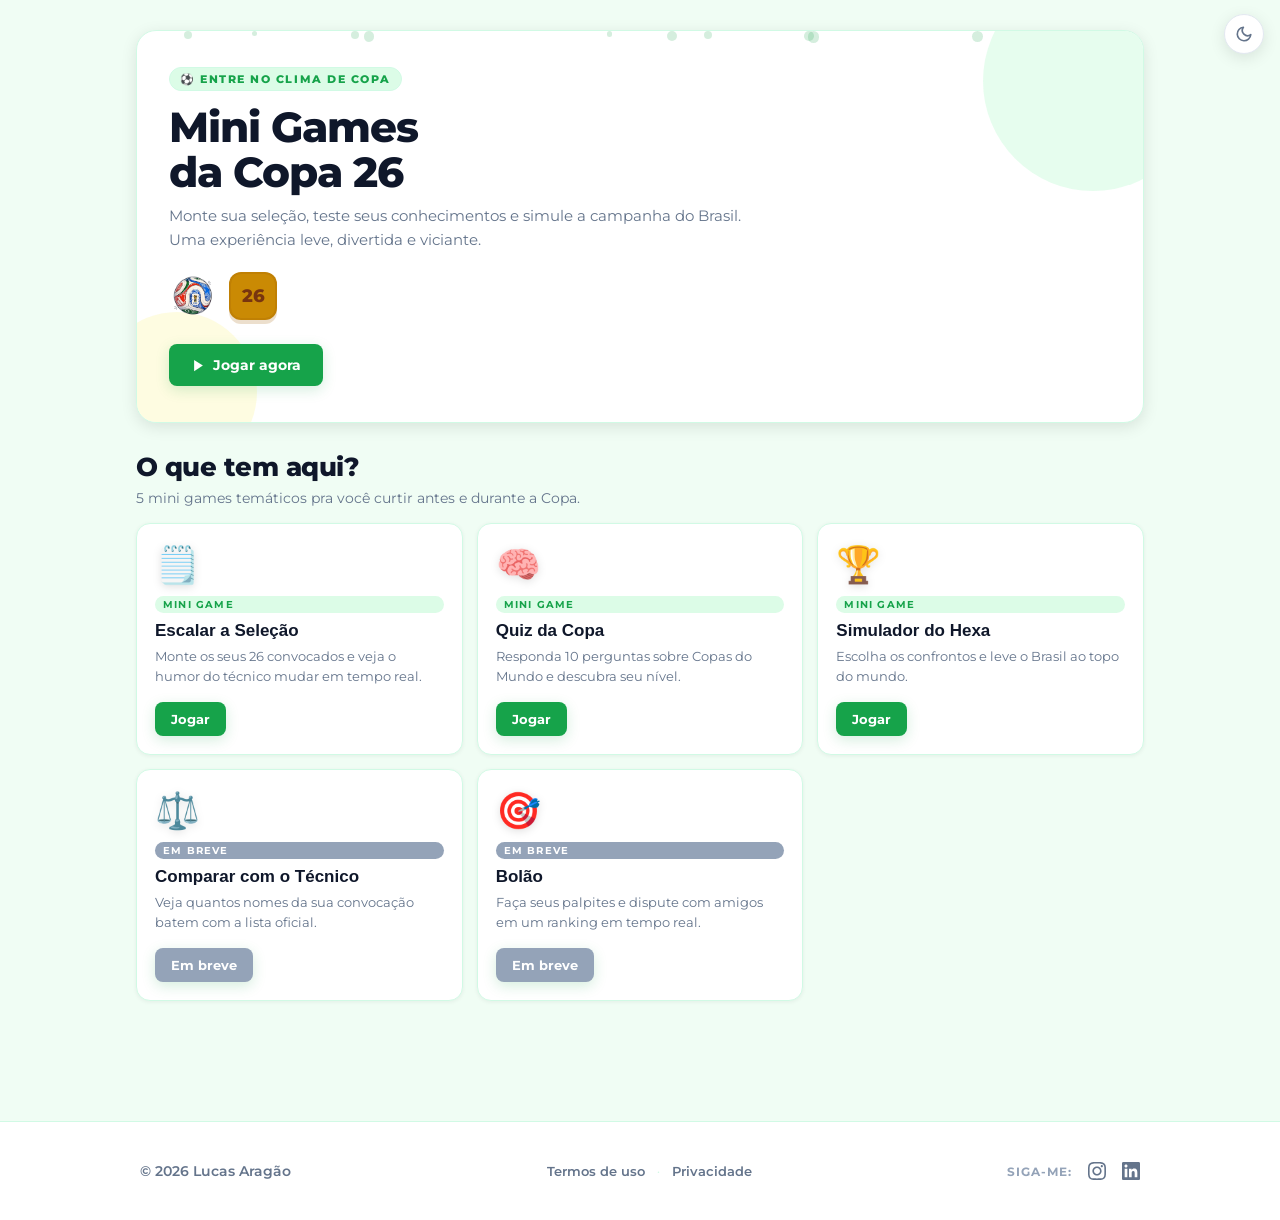
<file: index.html>
<!DOCTYPE html>
<html lang="pt-BR">

<head>
  <meta charset="UTF-8" />
  <meta name="viewport" content="width=device-width, initial-scale=1.0" />
  <title>Games da Copa</title>
  <meta name="description" content="Monte sua convocação, faça o quiz e simule a campanha do Brasil na Copa 2026." />
  <link rel="preconnect" href="https://fonts.googleapis.com">
  <link rel="preconnect" href="https://fonts.gstatic.com" crossorigin>
  <link rel="stylesheet" href="home.css" />
  <script src="theme.js"></script>
  <style>
    /* Reset styles for the image-based ball */
    #eggBall {
      background: none !important;
      border: none !important;
      box-shadow: none !important; /* PNG usually has its own shadow or we don't want the CSS one */
      object-fit: contain;
    }
    #eggBall:hover {
      transform: scale(1.1) rotate(15deg);
    }
  </style>
</head>

<body>

  <!-- Theme Toggle -->
  <button id="themeToggle" onclick="toggleTheme()" aria-label="Modo escuro"></button>

  <!-- Easter Egg Modal -->
  <div class="egg-overlay" id="eggOverlay" onclick="closeEgg(event)">
    <div class="egg-modal" id="eggModal">
      <div class="egg-confetti" id="eggConfetti"></div>
      <span class="egg-emoji">🤫</span>
      <h2>Você descobriu o segredo!</h2>
      <p>Neymar foi convocado em um universo paralelo.<br>Na Copa 2026 ele ainda pode surpreender... ou não. 😬</p>
      <button class="btn btn-primary" style="width:100%;justify-content:center" onclick="closeEgg()">
        🤐 Guardar segredo
      </button>
    </div>
  </div>

  <main class="home">
    <!-- Hero -->
    <section class="hero welcome-hero" id="heroSection">
      <!-- Floating particles -->
      <div class="particles" id="particles"></div>

      <div class="kicker">⚽ Entre no clima de copa</div>
      <h1>Mini Games<br>da Copa 26</h1>
      <p>Monte sua seleção, teste seus conhecimentos e simule a campanha do Brasil. Uma experiência leve, divertida e
        viciante.</p>

      <div class="cartoon-row" aria-hidden="true">
        <img src="img/bola.png" class="cartoon-ball" id="eggBall" title="..." alt="Bola de Futebol">
        <div class="cartoon-card">26</div>
      </div>

      <div class="hero-actions">
        <button class="btn btn-primary" id="btnJogarAgora" onclick="startNow()">
          <svg width="15" height="15" viewBox="0 0 24 24" fill="currentColor">
            <polygon points="5 3 19 12 5 21 5 3" />
          </svg>
          Jogar agora
        </button>
      </div>
    </section>

    <!-- Games preview -->
    <section class="games" id="gamesPreview">
      <h2>O que tem aqui?</h2>
      <p class="games-sub">5 mini games temáticos pra você curtir antes e durante a Copa.</p>
      <div class="game-grid">

        <article class="game-card" onclick="openGame('escalacao')" tabindex="0" id="card-escalacao">
          <span class="game-icon">🗒️</span>
          <div class="game-badge">Mini game</div>
          <h3>Escalar a Seleção</h3>
          <p>Monte os seus 26 convocados e veja o humor do técnico mudar em tempo real.</p>
          <button class="btn btn-primary" tabindex="-1">Jogar</button>
        </article>

        <article class="game-card" onclick="openGame('quiz')" tabindex="0" id="card-quiz">
          <span class="game-icon">🧠</span>
          <div class="game-badge">Mini game</div>
          <h3>Quiz da Copa</h3>
          <p>Responda 10 perguntas sobre Copas do Mundo e descubra seu nível.</p>
          <button class="btn btn-primary" tabindex="-1">Jogar</button>
        </article>

        <article class="game-card" onclick="openGame('simulador')" tabindex="0" id="card-simulador">
          <span class="game-icon">🏆</span>
          <div class="game-badge">Mini game</div>
          <h3>Simulador do Hexa</h3>
          <p>Escolha os confrontos e leve o Brasil ao topo do mundo.</p>
          <button class="btn btn-primary" tabindex="-1">Jogar</button>
        </article>

        <article class="game-card" style="opacity: 0.6; pointer-events: none;" id="card-comparacao">
          <span class="game-icon">⚖️</span>
          <div class="game-badge" style="background: var(--text-faint); color: #fff;">Em breve</div>
          <h3>Comparar com o Técnico</h3>
          <p>Veja quantos nomes da sua convocação batem com a lista oficial.</p>
          <button class="btn btn-primary" disabled style="background: var(--text-faint);">Em breve</button>
        </article>

        <article class="game-card" style="opacity: 0.6; pointer-events: none;" id="card-bolao">
          <span class="game-icon">🎯</span>
          <div class="game-badge" style="background: var(--text-faint); color: #fff;">Em breve</div>
          <h3>Bolão</h3>
          <p>Faça seus palpites e dispute com amigos em um ranking em tempo real.</p>
          <button class="btn btn-primary" disabled style="background: var(--text-faint);">Em breve</button>
        </article>

      </div>
    </section>
  </main>

  <script src="home.js"></script>
  <script>
    // ── Easter Egg ──────────────────────────────────────────────────────────
    let eggClicks = 0;
    const eggBall = document.getElementById('eggBall');
    const eggOverlay = document.getElementById('eggOverlay');

    eggBall.addEventListener('click', function () {
      eggClicks++;
      // Tiny shake feedback
      eggBall.style.transform = 'scale(0.88) rotate(-8deg)';
      setTimeout(() => { eggBall.style.transform = ''; }, 130);

      if (eggClicks >= 5) {
        eggClicks = 0;
        openEgg();
      }
    });

    function openEgg() {
      eggOverlay.classList.add('visible');
      spawnEggConfetti();
    }

    function closeEgg(e) {
      if (e && e.target !== eggOverlay) return;
      eggOverlay.classList.remove('visible');
    }

    function spawnEggConfetti() {
      const container = document.getElementById('eggConfetti');
      container.innerHTML = '';
      const colors = ['#22c55e', '#facc15', '#f97316', '#ec4899', '#60a5fa', '#a78bfa'];
      for (let i = 0; i < 24; i++) {
        const dot = document.createElement('div');
        dot.className = 'egg-dot';
        dot.style.cssText = `
          left:${Math.random() * 100}%;
          top:${Math.random() * 40}%;
          background:${colors[Math.floor(Math.random() * colors.length)]};
          animation-delay:${(Math.random() * 0.4).toFixed(2)}s;
          animation-duration:${(0.8 + Math.random() * 0.6).toFixed(2)}s;
          width:${6 + Math.random() * 6}px;height:${6 + Math.random() * 6}px;
        `;
        container.appendChild(dot);
      }
    }

    // ── Floating Particles ──────────────────────────────────────────────────
    (function spawnParticles() {
      const container = document.getElementById('particles');
      if (!container) return;
      for (let i = 0; i < 10; i++) {
        const p = document.createElement('div');
        p.className = 'particle';
        const size = 4 + Math.random() * 8;
        p.style.cssText = `
          left:${Math.random() * 100}%;
          width:${size}px; height:${size}px;
          animation-duration:${6 + Math.random() * 8}s;
          animation-delay:${(Math.random() * 8).toFixed(1)}s;
        `;
        container.appendChild(p);
      }
    })();

    // ── Card keyboard nav ───────────────────────────────────────────────────
    document.querySelectorAll('.game-card[tabindex="0"]').forEach(card => {
      card.addEventListener('keydown', e => {
        if (e.key === 'Enter' || e.key === ' ') { e.preventDefault(); card.click(); }
      });
    });
  </script>
  <footer class="app-footer">
    <div class="footer-content">
      <div class="footer-copyright">© 2026 Lucas Aragão</div>
      <div class="footer-links">
        <a href="termos.html" class="footer-link">Termos de uso</a>
        <span class="footer-separator">•</span>
        <a href="privacidade.html" class="footer-link">Privacidade</a>
      </div>
      <div class="footer-social">
        <span>Siga-me:</span>
        <a href="https://www.instagram.com/lucaasaragao1/" target="_blank" rel="noopener noreferrer" class="social-link">
          <svg width="18" height="18" viewBox="0 0 24 24" fill="currentColor">
            <path
              d="M12 2.163c3.204 0 3.584.012 4.85.07 3.252.148 4.771 1.691 4.919 4.919.058 1.265.069 1.645.069 4.849 0 3.205-.012 3.584-.069 4.849-.149 3.225-1.664 4.771-4.919 4.919-1.266.058-1.644.07-4.85.07-3.204 0-3.584-.012-4.849-.07-3.26-.149-4.771-1.699-4.919-4.92-.058-1.265-.07-1.644-.07-4.849 0-3.204.013-3.583.07-4.849.149-3.227 1.664-4.771 4.919-4.919 1.266-.057 1.645-.069 4.849-.069zm0-2.163c-3.259 0-3.667.014-4.947.072-4.358.2-6.78 2.618-6.98 6.98-.059 1.281-.073 1.689-.073 4.948 0 3.259.014 3.668.072 4.948.2 4.358 2.618 6.78 6.98 6.98 1.281.058 1.689.072 4.948.072 3.259 0 3.668-.014 4.948-.072 4.354-.2 6.782-2.618 6.979-6.98.059-1.28.073-1.689.073-4.948 0-3.259-.014-3.667-.072-4.947-.196-4.354-2.617-6.78-6.979-6.98-1.281-.059-1.69-.073-4.949-.073zm0 5.838c-3.403 0-6.162 2.759-6.162 6.162s2.759 6.163 6.162 6.163 6.162-2.759 6.162-6.163c0-3.403-2.759-6.162-6.162-6.162zm0 10.162c-2.209 0-4-1.79-4-4 0-2.209 1.791-4 4-4s4 1.791 4 4c0 2.21-1.791 4-4 4zm6.406-11.845c-.796 0-1.441.645-1.441 1.44s.645 1.44 1.441 1.44c.795 0 1.439-.645 1.439-1.44s-.644-1.44-1.439-1.44z" />
          </svg>
        </a>
        <a href="https://www.linkedin.com/in/lucas-aragao-magno/" target="_blank" rel="noopener noreferrer"
          class="social-link">
          <svg width="18" height="18" viewBox="0 0 24 24" fill="currentColor">
            <path
              d="M20.447 20.452h-3.554v-5.569c0-1.328-.027-3.037-1.852-3.037-1.853 0-2.136 1.445-2.136 2.939v5.667H9.351V9h3.414v1.561h.046c.477-.9 1.637-1.85 3.37-1.85 3.601 0 4.267 2.37 4.267 5.455v6.286zM5.337 7.433c-1.144 0-2.063-.926-2.063-2.065 0-1.138.92-2.063 2.063-2.063 1.14 0 2.064.925 2.064 2.063 0 1.139-.925 2.065-2.064 2.065zm1.782 13.019H3.555V9h3.564v11.452zM22.225 0H1.771C.792 0 0 .774 0 1.729v20.542C0 23.227.792 24 1.771 24h20.451C23.2 24 24 23.227 24 22.271V1.729C24 .774 23.2 0 22.222 0h.003z" />
          </svg>
        </a>
      </div>
    </div>
  </footer>

</body>

</html>
</file>
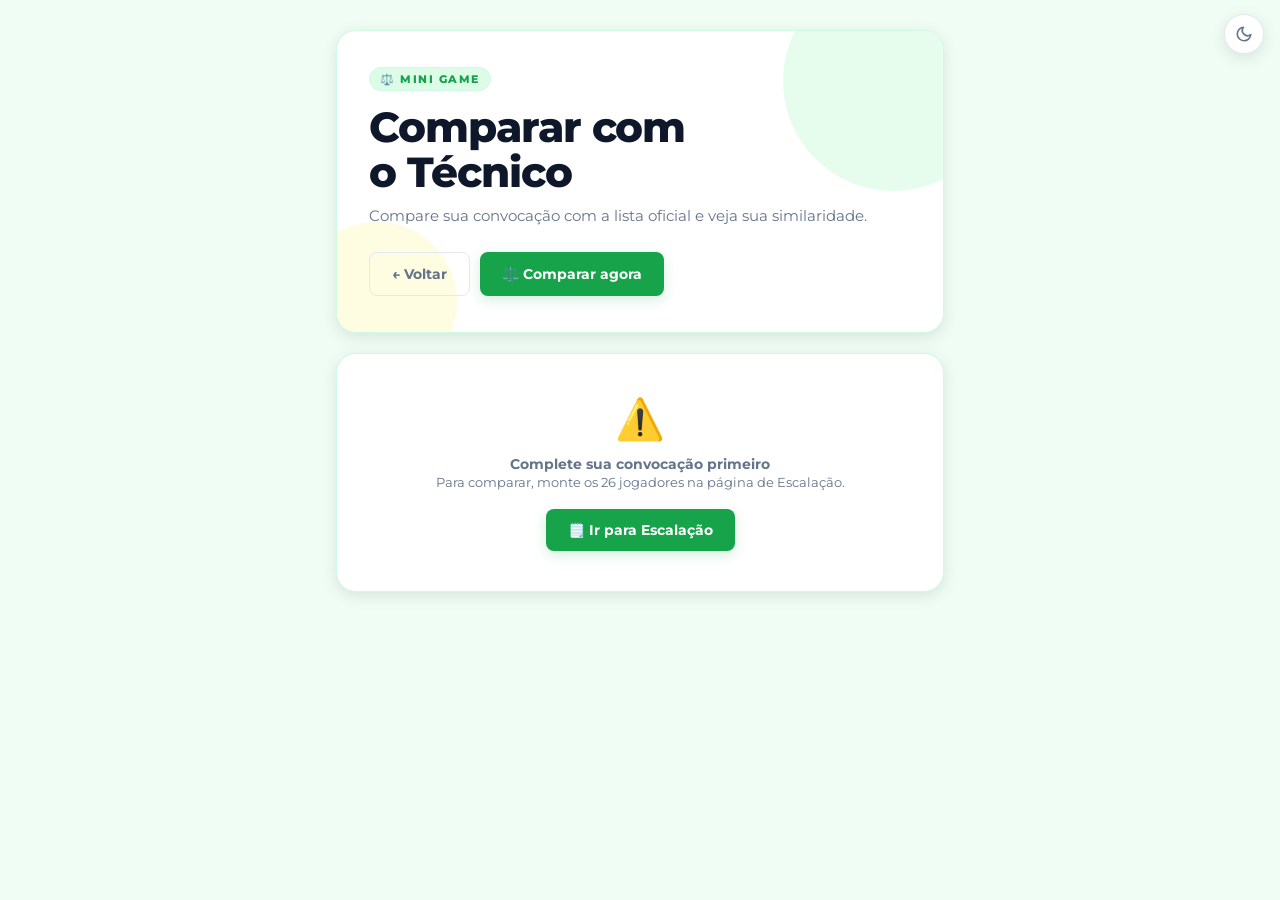
<file: comparacao.html>
<!DOCTYPE html>
<html lang="pt-BR">
<head>
  <meta charset="UTF-8"/>
  <meta name="viewport" content="width=device-width, initial-scale=1.0"/>
  <title>Comparação | Mini Games da Copa 26</title>
  <meta name="description" content="Compare sua convocação com a lista oficial e descubra sua similaridade."/>
  <link rel="preconnect" href="https://fonts.googleapis.com">
  <link rel="preconnect" href="https://fonts.gstatic.com" crossorigin>
  <link rel="stylesheet" href="home.css"/>
  <script src="theme.js"></script>
  <style>
    .cmp-shell { max-width: 640px; margin: 0 auto; }
    .cmp-game-card {
      background: var(--card);
      border: 1px solid var(--border);
      border-radius: var(--radius-lg);
      padding: 28px 24px;
      box-shadow: var(--shadow-md);
      transition: background var(--transition), border-color var(--transition);
      animation: fadeSlideIn .4s ease .15s both;
    }
    .cmp-score-box {
      background: var(--primary-light);
      border: 1px solid var(--border);
      border-radius: 14px;
      padding: 18px;
      text-align: center;
      margin-bottom: 18px;
    }
    .cmp-score-num {
      font-family: 'Syne', sans-serif;
      font-size: 38px; font-weight: 800;
      color: var(--primary);
      line-height: 1;
    }
    .cmp-score-label {
      font-size: 13px; color: var(--text-muted); margin-top: 4px;
    }
    .cmp-columns {
      display: grid; grid-template-columns: 1fr 1fr; gap: 12px;
      margin-bottom: 16px;
    }
    @media (max-width: 540px) { .cmp-columns { grid-template-columns: 1fr; } }
    .cmp-col {
      background: var(--bg);
      border: 1px solid var(--border);
      border-radius: 12px; padding: 14px;
    }
    .cmp-col-title {
      font-size: 10px; font-weight: 800; color: var(--text-muted);
      text-transform: uppercase; letter-spacing: .1em; margin-bottom: 10px;
    }
    .cmp-pills { display: flex; flex-wrap: wrap; gap: 5px; }
    .cmp-pill {
      border-radius: 999px; padding: 4px 10px;
      font-size: 11px; font-weight: 600;
      border: 1.5px solid transparent;
      transition: transform .12s;
    }
    .cmp-pill:hover { transform: scale(1.05); }
    .cmp-pill.hit {
      background: var(--primary-light);
      color: var(--primary);
      border-color: var(--border);
    }
    .cmp-pill.miss {
      background: var(--danger-light);
      color: var(--danger);
      border-color: var(--border);
    }
    .cmp-empty {
      text-align: center; color: var(--text-muted);
      font-size: 14px; padding: 12px 0;
    }
    .cmp-legend {
      display: flex; gap: 14px; flex-wrap: wrap;
      margin-bottom: 14px; font-size: 12px; color: var(--text-muted);
      align-items: center;
    }
    .cmp-legend span { display: flex; align-items: center; gap: 5px; }
    .dot {
      width: 10px; height: 10px; border-radius: 50%; flex-shrink: 0;
    }
    .dot.hit  { background: var(--primary); }
    .dot.miss { background: var(--danger); }
  </style>
</head>
<body>
  <button id="themeToggle" onclick="toggleTheme()" aria-label="Modo escuro"></button>

  <main class="home cmp-shell">

    <section class="hero" style="margin-bottom:20px">
      <div class="kicker">⚖️ Mini game</div>
      <h1>Comparar com<br>o Técnico</h1>
      <p>Compare sua convocação com a lista oficial e veja sua similaridade.</p>
      <div class="hero-actions">
        <button class="btn btn-ghost" id="btnVoltar" onclick="window.location.href='index.html'">← Voltar</button>
        <button class="btn btn-primary" id="btnCompare" onclick="runCoachComparisonPage()">⚖️ Comparar agora</button>
      </div>
    </section>

    <div class="cmp-game-card">
      <div id="compareResultPage">
        <div class="cmp-empty">
          👆 Clique em <strong>Comparar agora</strong> para ver o resultado.<br>
          <span style="font-size:12px;margin-top:6px;display:block">Você precisa ter montado sua convocação na página de Escalação.</span>
        </div>
      </div>
    </div>

  </main>

  <script src="comparacao.js"></script>
</body>
</html>
</file>
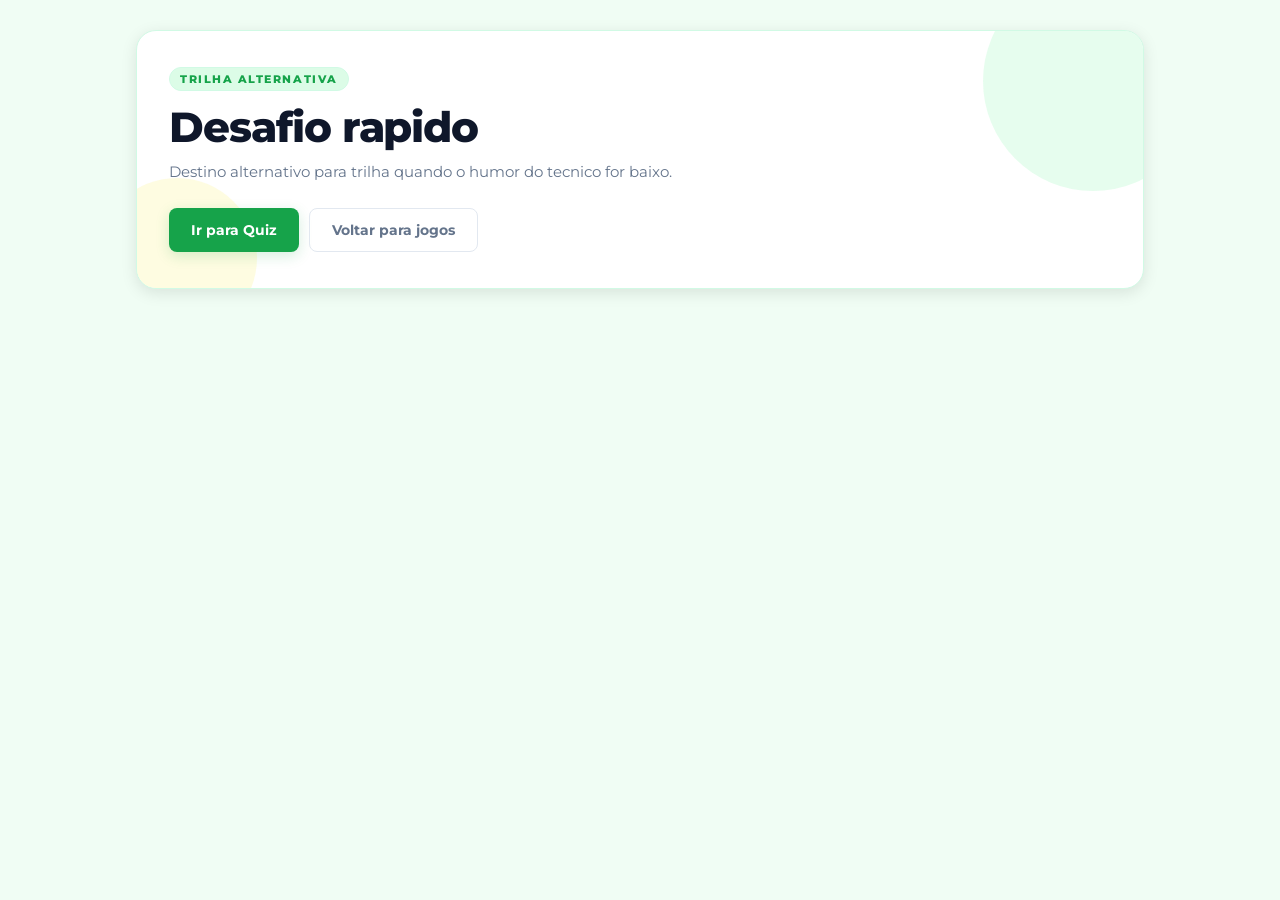
<file: desafio.html>
<!DOCTYPE html>
<html lang="pt-BR">
<head>
  <meta charset="UTF-8"/>
  <meta name="viewport" content="width=device-width, initial-scale=1.0"/>
  <title>Desafio | Mini Games da Copa</title>
  <link href="https://fonts.googleapis.com/css2?family=Inter:wght@400;500;600;700;800&display=swap" rel="stylesheet"/>
  <link rel="stylesheet" href="home.css"/>
</head>
<body>
  <main class="home">
    <section class="hero">
      <div class="kicker">Trilha alternativa</div>
      <h1>Desafio rapido</h1>
      <p>Destino alternativo para trilha quando o humor do tecnico for baixo.</p>
      <div class="hero-actions">
        <button class="btn btn-primary" onclick="window.location.href='quiz.html'">Ir para Quiz</button>
        <button class="btn btn-ghost" onclick="window.location.href='games.html'">Voltar para jogos</button>
      </div>
    </section>
  </main>
</body>
</html>
</file>
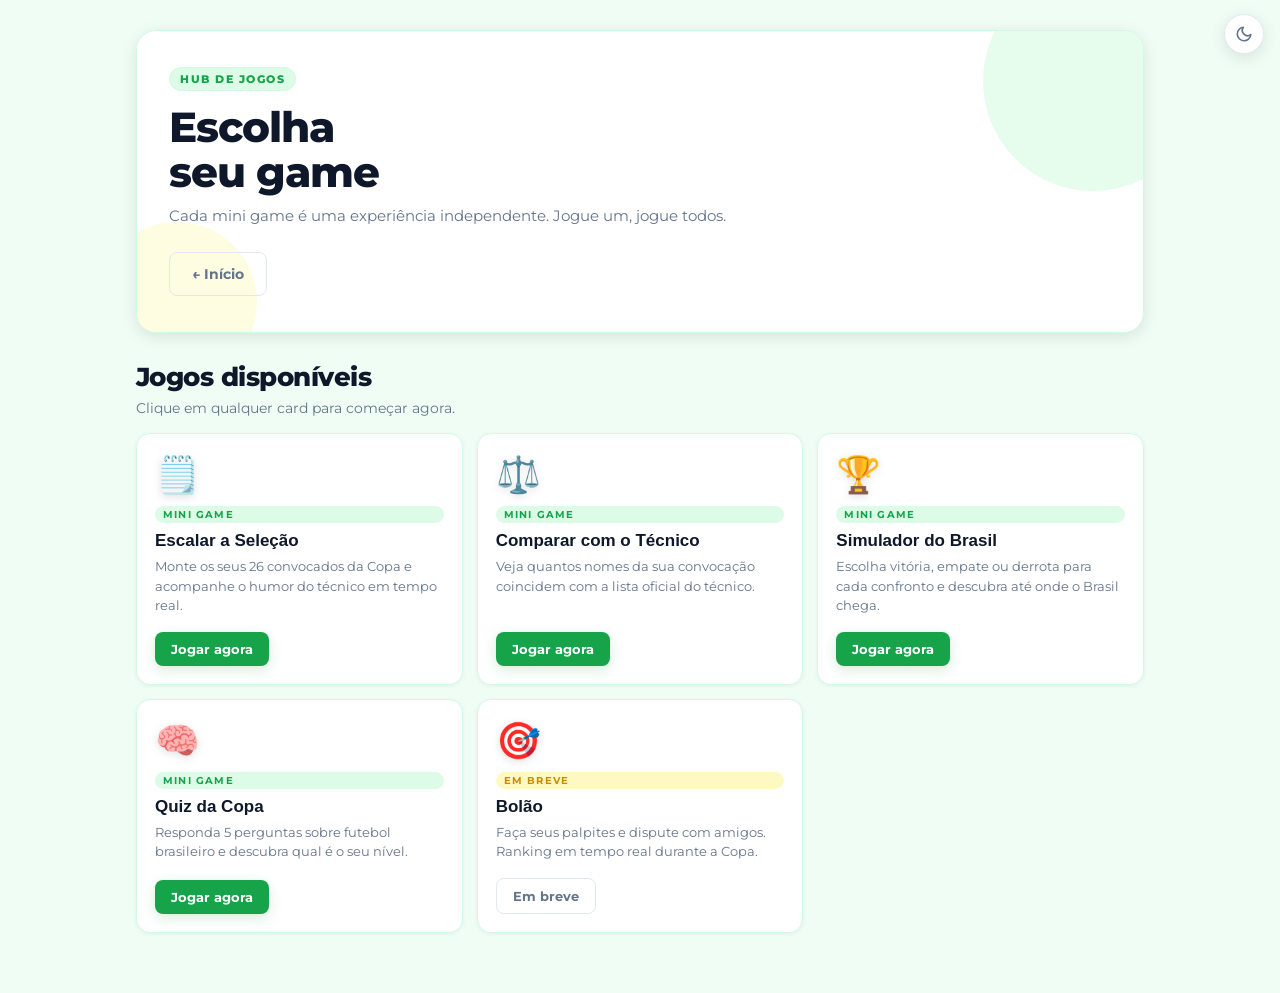
<file: games.html>
<!DOCTYPE html>
<html lang="pt-BR">
<head>
  <meta charset="UTF-8"/>
  <meta name="viewport" content="width=device-width, initial-scale=1.0"/>
  <title>Escolher Jogo | Mini Games da Copa 26</title>
  <meta name="description" content="Escolha um dos mini games da Copa 2026 para jogar."/>
  <link rel="stylesheet" href="home.css"/>
  <script src="theme.js"></script>
</head>
<body>

  <button id="themeToggle" onclick="toggleTheme()" aria-label="Modo escuro"></button>

  <main class="home">
    <section class="hero">
      <div class="kicker">Hub de jogos</div>
      <h1>Escolha<br>seu game</h1>
      <p>Cada mini game é uma experiência independente. Jogue um, jogue todos.</p>
      <div class="hero-actions">
        <button class="btn btn-ghost" id="btnVoltar" onclick="window.location.href='index.html'">
          ← Início
        </button>
      </div>
    </section>

    <section class="games">
      <h2>Jogos disponíveis</h2>
      <p class="games-sub">Clique em qualquer card para começar agora.</p>

      <div class="game-grid">

        <article class="game-card" onclick="openGame('escalacao')" tabindex="0" id="card-esc">
          <span class="game-icon">🗒️</span>
          <div class="game-badge">Mini game</div>
          <h3>Escalar a Seleção</h3>
          <p>Monte os seus 26 convocados da Copa e acompanhe o humor do técnico em tempo real.</p>
          <button class="btn btn-primary" tabindex="-1">Jogar agora</button>
        </article>

        <article class="game-card" onclick="openGame('comparacao')" tabindex="0" id="card-cmp">
          <span class="game-icon">⚖️</span>
          <div class="game-badge">Mini game</div>
          <h3>Comparar com o Técnico</h3>
          <p>Veja quantos nomes da sua convocação coincidem com a lista oficial do técnico.</p>
          <button class="btn btn-primary" tabindex="-1">Jogar agora</button>
        </article>

        <article class="game-card" onclick="openGame('simulador')" tabindex="0" id="card-sim">
          <span class="game-icon">🏆</span>
          <div class="game-badge">Mini game</div>
          <h3>Simulador do Brasil</h3>
          <p>Escolha vitória, empate ou derrota para cada confronto e descubra até onde o Brasil chega.</p>
          <button class="btn btn-primary" tabindex="-1">Jogar agora</button>
        </article>

        <article class="game-card" onclick="openGame('quiz')" tabindex="0" id="card-qz">
          <span class="game-icon">🧠</span>
          <div class="game-badge">Mini game</div>
          <h3>Quiz da Copa</h3>
          <p>Responda 5 perguntas sobre futebol brasileiro e descubra qual é o seu nível.</p>
          <button class="btn btn-primary" tabindex="-1">Jogar agora</button>
        </article>

        <article class="game-card" onclick="openGame('bolao')" tabindex="0" id="card-bl">
          <span class="game-icon">🎯</span>
          <div class="game-badge" style="background:var(--accent-light);color:var(--accent)">Em breve</div>
          <h3>Bolão</h3>
          <p>Faça seus palpites e dispute com amigos. Ranking em tempo real durante a Copa.</p>
          <button class="btn btn-ghost" tabindex="-1">Em breve</button>
        </article>

      </div>
    </section>
  </main>

  <script src="home.js"></script>
  <script>
    document.querySelectorAll('.game-card[tabindex="0"]').forEach(card => {
      card.addEventListener('keydown', e => {
        if (e.key === 'Enter' || e.key === ' ') { e.preventDefault(); card.click(); }
      });
    });
  </script>
</body>
</html>
</file>
<file: home.css>
/* ─── Google Fonts ───────────────────────────────────────────────────────── */
@import url('https://fonts.googleapis.com/css2?family=Montserrat:ital,wght@0,100..900;1,100..900&display=swap');

/* ─── Design Tokens ─────────────────────────────────────────────────────── */
:root {
  /* Light mode (default) */
  --bg:            #f0fdf4;
  --bg-secondary:  #dcfce7;
  --card:          #ffffff;
  --card-hover:    #f8fffa;
  --border:        #d1fae5;
  --border-muted:  #e2e8f0;
  --primary:       #16a34a;
  --primary-light: #dcfce7;
  --primary-hover: #15803d;
  --secondary:     #2563eb;
  --secondary-lt:  #dbeafe;
  --accent:        #ca8a04;
  --accent-light:  #fef9c3;
  --danger:        #ef4444;
  --danger-light:  #fee2e2;
  --text:          #0f172a;
  --text-muted:    #64748b;
  --text-faint:    #94a3b8;
  --shadow-sm:     0 1px 4px rgba(0,0,0,.06);
  --shadow-md:     0 4px 16px rgba(0,0,0,.10);
  --shadow-lg:     0 12px 40px rgba(0,0,0,.14);
  --glow-primary:  rgba(22,163,74,.18);
  --radius-sm:     8px;
  --radius-md:     14px;
  --radius-lg:     20px;
  --transition:    0.22s ease;
}

[data-theme="dark"] {
  --bg:            #0d1117;
  --bg-secondary:  #161b22;
  --card:          #161b22;
  --card-hover:    #1c2330;
  --border:        rgba(255,255,255,.08);
  --border-muted:  rgba(255,255,255,.05);
  --primary:       #22c55e;
  --primary-light: rgba(34,197,94,.15);
  --primary-hover: #16a34a;
  --secondary:     #60a5fa;
  --secondary-lt:  rgba(96,165,250,.15);
  --accent:        #facc15;
  --accent-light:  rgba(250,204,21,.15);
  --danger:        #f87171;
  --danger-light:  rgba(248,113,113,.15);
  --text:          #f1f5f9;
  --text-muted:    #94a3b8;
  --text-faint:    #64748b;
  --shadow-sm:     0 1px 4px rgba(0,0,0,.3);
  --shadow-md:     0 4px 16px rgba(0,0,0,.45);
  --shadow-lg:     0 12px 40px rgba(0,0,0,.6);
  --glow-primary:  rgba(34,197,94,.25);
}

/* ─── Reset & Base ───────────────────────────────────────────────────────── */
*, *::before, *::after { box-sizing: border-box; margin: 0; padding: 0; }

html {
  scroll-behavior: smooth;
}

body {
  font-family: 'Montserrat', sans-serif;
  background: var(--bg);
  color: var(--text);
  min-height: 100vh;
  transition: background var(--transition), color var(--transition);
  -webkit-font-smoothing: antialiased;
}

/* ─── Theme Toggle Button ────────────────────────────────────────────────── */
#themeToggle {
  position: fixed;
  top: 14px;
  right: 16px;
  z-index: 1000;
  width: 40px;
  height: 40px;
  border-radius: 50%;
  border: 1.5px solid var(--border-muted);
  background: var(--card);
  color: var(--text-muted);
  display: flex;
  align-items: center;
  justify-content: center;
  cursor: pointer;
  box-shadow: var(--shadow-md);
  transition: all var(--transition);
  outline: none;
}
#themeToggle:hover {
  border-color: var(--primary);
  color: var(--primary);
  transform: scale(1.08) rotate(12deg);
  box-shadow: 0 0 0 4px var(--glow-primary);
}

/* ─── Layout ─────────────────────────────────────────────────────────────── */
.home {
  max-width: 1040px;
  margin: 0 auto;
  padding: 30px 16px 60px;
}

/* ─── Hero ───────────────────────────────────────────────────────────────── */
.hero {
  position: relative;
  background: var(--card);
  border: 1px solid var(--border);
  border-radius: var(--radius-lg);
  padding: 36px 32px;
  box-shadow: var(--shadow-md);
  overflow: hidden;
  transition: background var(--transition), border-color var(--transition), box-shadow var(--transition);
  animation: fadeSlideIn .5s ease both;
}

/* Decorative blob top-right */
.hero::before {
  content: '';
  position: absolute;
  right: -60px; top: -60px;
  width: 220px; height: 220px;
  border-radius: 50%;
  background: var(--primary-light);
  opacity: .7;
  transition: background var(--transition);
}

/* Decorative blob bottom-left */
.hero::after {
  content: '';
  position: absolute;
  left: -40px; bottom: -50px;
  width: 160px; height: 160px;
  border-radius: 50%;
  background: var(--accent-light);
  opacity: .5;
  transition: background var(--transition);
}

.welcome-hero { /* extra decoration only on home */ }

.kicker {
  position: relative;
  z-index: 1;
  display: inline-flex;
  align-items: center;
  gap: 6px;
  font-size: 11px;
  font-weight: 800;
  color: var(--primary);
  text-transform: uppercase;
  letter-spacing: .14em;
  background: var(--primary-light);
  padding: 4px 10px;
  border-radius: 999px;
  border: 1px solid var(--border);
  transition: all var(--transition);
}

.hero h1 {
  position: relative;
  z-index: 1;
  font-family: 'Montserrat', sans-serif;
  font-size: 42px;
  font-weight: 800;
  line-height: 1.06;
  margin-top: 14px;
  letter-spacing: -.025em;
  color: var(--text);
  transition: color var(--transition);
}

.hero p {
  position: relative;
  z-index: 1;
  font-size: 15px;
  color: var(--text-muted);
  margin-top: 10px;
  line-height: 1.6;
  max-width: 600px;
  transition: color var(--transition);
}

/* ─── Animated ball + card (hero decoration) ─────────────────────────────── */
.cartoon-row {
  position: relative;
  z-index: 1;
  display: flex;
  align-items: center;
  gap: 12px;
  margin-top: 20px;
}

.cartoon-ball {
  width: 48px; height: 48px;
  border-radius: 50%;
  background: radial-gradient(circle at 32% 28%, #fff 0, #fff 15%, #1e293b 17%, #1e293b 28%, #fff 30%);
  border: 2.5px solid #1e293b;
  box-shadow: 0 6px 0 rgba(15,23,42,.15);
  cursor: pointer;
  transition: transform .15s ease, box-shadow .15s ease;
  animation: ballFloat 3s ease-in-out infinite;
  user-select: none;
}
.cartoon-ball:hover {
  transform: scale(1.1) translateY(-3px);
  box-shadow: 0 9px 0 rgba(15,23,42,.12);
}
.cartoon-ball:active { transform: scale(.94) translateY(2px); }

.cartoon-card {
  width: 48px; height: 48px;
  border-radius: 12px;
  background: var(--accent);
  color: #78350f;
  font-weight: 800;
  font-size: 18px;
  display: flex; align-items: center; justify-content: center;
  border: 2px solid rgba(161,98,7,.25);
  box-shadow: 0 4px 0 rgba(161,98,7,.2);
  animation: ballFloat 3s ease-in-out infinite .4s;
  transition: background var(--transition);
}

@keyframes ballFloat {
  0%, 100% { transform: translateY(0); }
  50%       { transform: translateY(-8px); }
}

/* ─── Hero Actions ───────────────────────────────────────────────────────── */
.hero-actions {
  position: relative;
  z-index: 1;
  display: flex;
  gap: 10px;
  flex-wrap: wrap;
  margin-top: 24px;
}

/* ─── Buttons ────────────────────────────────────────────────────────────── */
.btn {
  border: none;
  border-radius: var(--radius-sm);
  padding: 12px 22px;
  font-size: 14px;
  font-weight: 700;
  font-family: 'Montserrat', sans-serif;
  cursor: pointer;
  transition: all .18s ease;
  display: inline-flex;
  align-items: center;
  gap: 7px;
  text-decoration: none;
  white-space: nowrap;
}

.btn-primary {
  background: var(--primary);
  color: #fff;
  box-shadow: 0 4px 14px var(--glow-primary);
}
.btn-primary:hover {
  background: var(--primary-hover);
  transform: translateY(-2px);
  box-shadow: 0 6px 20px var(--glow-primary);
}
.btn-primary:active { transform: translateY(0); }

.btn-ghost {
  background: transparent;
  color: var(--text-muted);
  border: 1.5px solid var(--border-muted);
}
.btn-ghost:hover {
  border-color: var(--primary);
  color: var(--primary);
  transform: translateY(-1px);
}

/* ─── Games Section ──────────────────────────────────────────────────────── */
.games {
  margin-top: 28px;
  animation: fadeSlideIn .5s ease .1s both;
}

.games h2 {
  font-family: 'Montserrat', sans-serif;
  font-size: 26px;
  font-weight: 800;
  color: var(--text);
  letter-spacing: -.02em;
  transition: color var(--transition);
}

.games-sub {
  font-size: 14px;
  color: var(--text-muted);
  margin-top: 6px;
  transition: color var(--transition);
}

.game-grid {
  display: grid;
  grid-template-columns: repeat(3, minmax(0, 1fr));
  gap: 14px;
  margin-top: 16px;
}

/* Game card */
.game-card {
  background: var(--card);
  border: 1px solid var(--border);
  border-radius: var(--radius-md);
  padding: 22px 18px 18px;
  display: flex;
  flex-direction: column;
  gap: 0;
  box-shadow: var(--shadow-sm);
  cursor: pointer;
  transition: all .22s ease;
  position: relative;
  overflow: hidden;
}
.game-card::before {
  content: '';
  position: absolute;
  inset: 0;
  opacity: 0;
  border-radius: inherit;
  transition: opacity .22s ease;
  background: linear-gradient(135deg, var(--primary-light), transparent 70%);
}
.game-card:hover {
  transform: translateY(-4px);
  box-shadow: var(--shadow-lg);
  border-color: var(--primary);
}
.game-card:hover::before { opacity: 1; }
.game-card:active { transform: translateY(-1px); }

/* Stagger animation */
.game-card:nth-child(1) { animation: fadeSlideIn .4s ease .05s both; }
.game-card:nth-child(2) { animation: fadeSlideIn .4s ease .12s both; }
.game-card:nth-child(3) { animation: fadeSlideIn .4s ease .19s both; }
.game-card:nth-child(4) { animation: fadeSlideIn .4s ease .26s both; }
.game-card:nth-child(5) { animation: fadeSlideIn .4s ease .33s both; }

.game-icon {
  font-size: 36px;
  line-height: 1;
  margin-bottom: 14px;
  display: block;
  filter: drop-shadow(0 2px 4px rgba(0,0,0,.12));
  transition: transform .2s ease;
}
.game-card:hover .game-icon { transform: scale(1.12) rotate(-4deg); }

.game-badge {
  font-size: 10px;
  color: var(--primary);
  text-transform: uppercase;
  letter-spacing: .12em;
  font-weight: 700;
  background: var(--primary-light);
  display: inline-block;
  padding: 2px 8px;
  border-radius: 999px;
  margin-bottom: 8px;
  transition: all var(--transition);
}

.game-card h3 {
  font-family: 'Syne', sans-serif;
  font-size: 17px;
  font-weight: 700;
  color: var(--text);
  margin-bottom: 6px;
  transition: color var(--transition);
}

.game-card p {
  font-size: 13px;
  color: var(--text-muted);
  line-height: 1.5;
  flex: 1;
  margin-bottom: 16px;
  transition: color var(--transition);
}

.game-card .btn {
  align-self: flex-start;
  font-size: 13px;
  padding: 9px 16px;
}

/* ─── Toast ──────────────────────────────────────────────────────────────── */
.toast {
  position: fixed;
  bottom: 28px;
  left: 50%;
  transform: translateX(-50%) translateY(12px);
  background: var(--text);
  color: var(--bg);
  padding: 10px 24px;
  border-radius: 999px;
  font-size: 13px;
  font-weight: 600;
  opacity: 0;
  pointer-events: none;
  z-index: 9999;
  white-space: nowrap;
  box-shadow: var(--shadow-lg);
  transition: opacity .3s, transform .3s;
}
.toast.show {
  opacity: 1;
  transform: translateX(-50%) translateY(0);
}

/* ─── Easter Egg Modal ───────────────────────────────────────────────────── */
.egg-overlay {
  position: fixed; inset: 0;
  background: rgba(0,0,0,.6);
  backdrop-filter: blur(6px);
  display: flex; align-items: center; justify-content: center;
  z-index: 9998;
  opacity: 0;
  pointer-events: none;
  transition: opacity .35s ease;
  padding: 16px;
}
.egg-overlay.visible {
  opacity: 1;
  pointer-events: all;
}
.egg-modal {
  background: var(--card);
  border: 1px solid var(--border);
  border-radius: var(--radius-lg);
  padding: 40px 32px;
  max-width: 400px;
  width: 100%;
  text-align: center;
  box-shadow: var(--shadow-lg);
  transform: scale(.88) translateY(24px);
  transition: transform .35s cubic-bezier(.175,.885,.32,1.275);
  position: relative;
  overflow: hidden;
}
.egg-overlay.visible .egg-modal {
  transform: scale(1) translateY(0);
}
.egg-emoji { font-size: 56px; line-height: 1; display: block; margin-bottom: 16px; animation: eggBounce .7s ease; }
.egg-modal h2 {
  font-family: 'Syne', sans-serif;
  font-size: 22px; font-weight: 800;
  color: var(--text);
  margin-bottom: 10px;
}
.egg-modal p { font-size: 14px; color: var(--text-muted); line-height: 1.6; margin-bottom: 24px; }
.egg-confetti {
  position: absolute; inset: 0; pointer-events: none;
  overflow: hidden; border-radius: inherit;
}
.egg-dot {
  position: absolute;
  width: 8px; height: 8px;
  border-radius: 50%;
  animation: eggDotFall 1.2s ease forwards;
}
@keyframes eggDotFall {
  from { transform: translateY(-20px) rotate(0deg); opacity: 1; }
  to   { transform: translateY(120%) rotate(360deg); opacity: 0; }
}
@keyframes eggBounce {
  0%   { transform: scale(0) rotate(-20deg); }
  60%  { transform: scale(1.2) rotate(5deg); }
  100% { transform: scale(1) rotate(0); }
}

/* ─── Floating particles (hero bg) ──────────────────────────────────────── */
.particles {
  position: absolute; inset: 0;
  pointer-events: none; overflow: hidden;
  border-radius: inherit;
  z-index: 0;
}
.particle {
  position: absolute;
  width: 6px; height: 6px;
  border-radius: 50%;
  background: var(--primary);
  opacity: .18;
  animation: particleFloat linear infinite;
}
@keyframes particleFloat {
  0%   { transform: translateY(110%) scale(.8); opacity: 0; }
  10%  { opacity: .18; }
  90%  { opacity: .18; }
  100% { transform: translateY(-20%) scale(1.1); opacity: 0; }
}

/* ─── Animations ─────────────────────────────────────────────────────────── */
@keyframes fadeSlideIn {
  from { opacity: 0; transform: translateY(18px); }
  to   { opacity: 1; transform: translateY(0); }
}

/* ─── Responsive ─────────────────────────────────────────────────────────── */
@media (max-width: 900px) {
  .game-grid { grid-template-columns: repeat(2, minmax(0, 1fr)); }
  .hero h1 { font-size: 34px; }
}
@media (max-width: 620px) {
  .game-grid { grid-template-columns: 1fr; }
  .hero { padding: 24px 20px; }
  .hero h1 { font-size: 28px; }
  .home { padding: 20px 12px 50px; }
}

/* ─── Footer ─────────────────────────────────────────────────────────────── */
.app-footer {
  margin-top: 60px;
  padding: 40px 0;
  border-top: 1px solid var(--border);
  background: var(--card);
  transition: background var(--transition), border-color var(--transition);
}

.footer-content {
  max-width: 1040px;
  margin: 0 auto;
  padding: 0 20px;
  display: flex;
  justify-content: space-between;
  align-items: center;
  flex-wrap: wrap;
  gap: 24px;
}

.footer-copyright {
  font-size: 14px;
  font-weight: 600;
  color: var(--text-muted);
}

.footer-links {
  display: flex;
  align-items: center;
  gap: 12px;
}

.footer-link {
  font-size: 13px;
  font-weight: 600;
  color: var(--text-muted);
  text-decoration: none;
  transition: color var(--transition);
}

.footer-link:hover {
  color: var(--primary);
}

.footer-separator {
  color: var(--border);
  font-size: 10px;
}

.footer-social {
  display: flex;
  align-items: center;
  gap: 16px;
}

.footer-social span {
  font-size: 12px;
  font-weight: 700;
  color: var(--text-faint);
  text-transform: uppercase;
  letter-spacing: 1px;
}

.social-link {
  color: var(--text-muted);
  transition: all var(--transition);
  display: flex;
  align-items: center;
  justify-content: center;
}

.social-link:hover {
  color: var(--primary);
  transform: translateY(-3px);
}

@media (max-width: 768px) {
  .footer-content {
    flex-direction: column;
    text-align: center;
    gap: 20px;
  }
  .footer-links {
    justify-content: center;
  }
}

/* ─── Rules Modal (shared across all minigames) ──────────────────────────── */
.rules-overlay {
  position: fixed;
  inset: 0;
  background: rgba(0, 0, 0, .72);
  backdrop-filter: blur(8px);
  display: flex;
  align-items: center;
  justify-content: center;
  z-index: 9999;
  padding: 20px;
}

.rules-overlay.hidden {
  display: none;
}

.rules-modal {
  background: var(--card);
  border: 1px solid var(--border);
  border-radius: 24px;
  padding: 40px;
  max-width: 460px;
  width: 100%;
  box-shadow: var(--shadow-lg);
  animation: modalIn .3s cubic-bezier(.34, 1.56, .64, 1);
}

@keyframes modalIn {
  from { opacity: 0; transform: scale(.9) translateY(30px); }
  to   { opacity: 1; transform: scale(1)  translateY(0); }
}

.rules-modal h2 {
  font-family: 'Syne', sans-serif;
  font-size: 24px;
  font-weight: 800;
  margin-bottom: 20px;
  color: var(--text);
}

.rules-modal-list {
  list-style: none;
  margin-bottom: 30px;
}

.rules-modal-list li {
  font-size: 15px;
  color: var(--text-muted);
  line-height: 1.6;
  margin-bottom: 12px;
  padding-left: 28px;
  position: relative;
}

.rules-modal-list li::before {
  content: '⚽';
  position: absolute;
  left: 0;
  top: 0;
}

.rules-modal-btn {
  width: 100%;
  background: var(--primary);
  color: #fff;
  border: none;
  border-radius: 16px;
  padding: 16px;
  font-size: 16px;
  font-weight: 800;
  cursor: pointer;
  transition: all .2s;
  box-shadow: 0 8px 20px var(--glow-primary);
}

.rules-modal-btn:hover {
  background: var(--primary-hover);
  transform: translateY(-2px);
}
</file>
